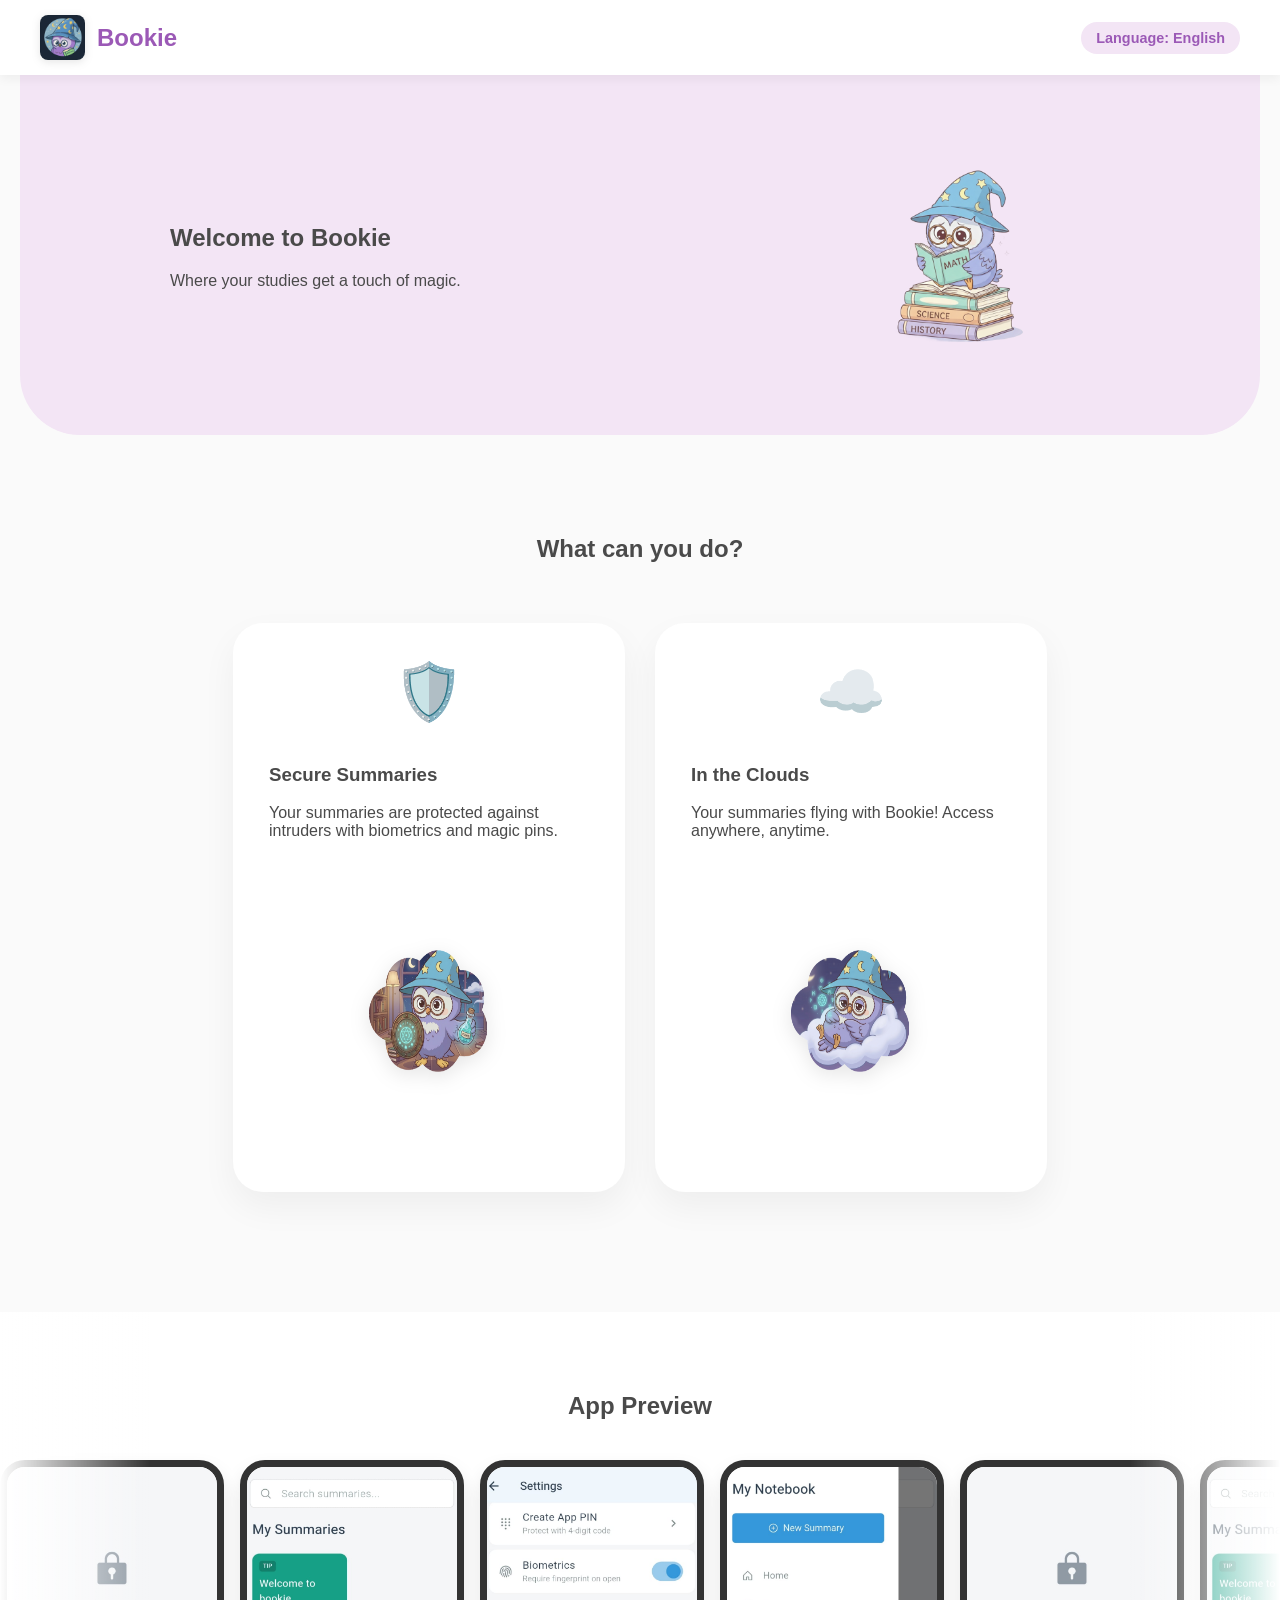
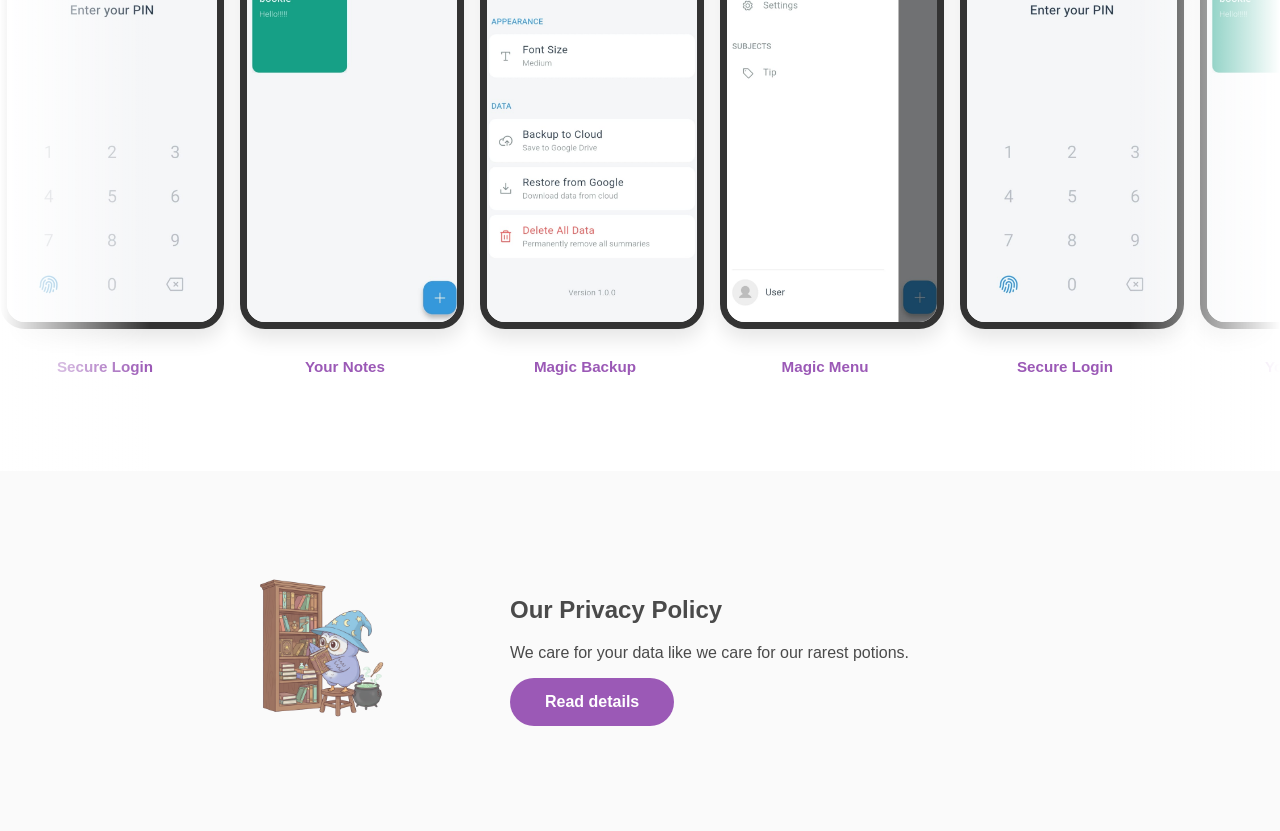
<file: index.html>
<!DOCTYPE html>
<html lang="pt-br">
<head>
    <meta charset="UTF-8">
    <meta name="viewport" content="width=device-width, initial-scale=1.0">
    <title>Bookie</title>
    <link rel="icon" type="image/png" href="images/icon.png">
    <link rel="apple-touch-icon" href="images/icon.png">
    <link rel="stylesheet" href="style.css">
    <link rel="stylesheet" href="https://cdnjs.cloudflare.com/ajax/libs/font-awesome/6.0.0/css/all.min.css">
</head>
<body>

 <header>
    <a href="#" class="logo-link">
        <div class="logo-container">
            <img src="images/icon.png" alt="Bookie Logo" class="logo-img">
            <span class="logo-text">Bookie</span>
        </div>
    </a>
    <nav>
        <span id="lang-indicator" class="badge">Detectando idioma...</span>
    </nav>
</header>

    <main>
        <section class="hero container-flex">
            <div class="text-content">
                <h1 data-i18n="welcome_title">Bem-vindo ao Bookie</h1>
                <p data-i18n="welcome_subtitle">Onde seus estudos ganham um toque de magia.</p>
            </div>
            <div class="mascot-container">
                <img src="images/bookie-welcome.png" alt="Bookie" class="mascot-img">
            </div>
        </section>

        <section class="features">
            <h2 data-i18n="features_title">O que é possível fazer?</h2>
            <div class="grid">
                <div class="card container-flex-vertical">
                    <span class="icon">🛡️</span>
                    <div class="text-content">
                        <h3 data-i18n="security_title">Resumos Seguros</h3>
                        <p data-i18n="security_desc">Seus resumos estão protegidos contra invasores com biometria e pins mágicos.</p>
                    </div>
                    <div class="mascot-container">
                        <img src="images/bookie-shild.png" alt="Bookie Guarda" class="mascot-img-small">
                    </div>
                </div>
                <div class="card container-flex-vertical">
                    <span class="icon">☁️</span>
                    <div class="text-content">
                        <h3 data-i18n="cloud_title">Nas Nuvens</h3>
                        <p data-i18n="cloud_desc">Seus resumos voando com o Bookie! Acesse de qualquer lugar.</p>
                    </div>
                    <div class="mascot-container">
                        <img src="images/bookie-cloud.png" alt="Bookie Voando" class="mascot-img-small">
                    </div>
                </div>
            </div>
        </section>
        
<section class="app-previews">
    <h2 data-i18n="previews_title">Conheça o App</h2>
    <div class="screenshots-container">
        <div class="screenshot-wrapper">
            <img src="images/bookie-pin.jpeg" alt="Login" class="app-img">
            <p data-i18n="preview_login">Login Seguro</p>
        </div>
        <div class="screenshot-wrapper">
            <img src="images/bookie-welcome.jpeg" alt="Home" class="app-img">
            <p data-i18n="preview_home">Suas Notas</p>
        </div>
        <div class="screenshot-wrapper">
            <img src="images/bookie-backup.jpeg" alt="Backup" class="app-img">
            <p data-i18n="preview_backup">Backup Mágico</p>
        </div>
        <div class="screenshot-wrapper">
            <img src="images/bookie-menu.jpeg" alt="Menu" class="app-img">
            <p data-i18n="preview_menu">Menu Mágico</p>
        </div>

        <div class="screenshot-wrapper">
            <img src="images/bookie-pin.jpeg" alt="Login" class="app-img">
            <p data-i18n="preview_login">Login Seguro</p>
        </div>
        <div class="screenshot-wrapper">
            <img src="images/bookie-welcome.jpeg" alt="Home" class="app-img">
            <p data-i18n="preview_home">Suas Notas</p>
        </div>
        <div class="screenshot-wrapper">
            <img src="images/bookie-backup.jpeg" alt="Backup" class="app-img">
            <p data-i18n="preview_backup">Backup Mágico</p>
        </div>
        <div class="screenshot-wrapper">
            <img src="images/bookie-menu.jpeg" alt="Menu" class="app-img">
            <p data-i18n="preview_menu">Menu Mágico</p>
        </div>
    </div>
</section>


        <section class="privacy container-flex reverse">
            <div class="text-content">
                <h2 data-i18n="privacy_title">Nossa Política de Privacidade</h2>
                <p data-i18n="privacy_desc">Cuidamos dos seus dados como cuidamos das nossas poções mais raras.</p>
                <a href="#" id="open-privacy" class="btn" data-i18n="privacy_btn">Ler detalhes</a>
            </div>
            <div class="mascot-container">
                <img src="images/bookie-lendo.png" alt="Bookie Poção" class="mascot-img">
            </div>
        </section>
    </main>

<div id="privacy-modal" class="modal">
        <div class="modal-content policy-box">
            <span class="close-btn">&times;</span>
            <div class="text-content">
                <h2><span class="flag" id="flag-icon">🇧🇷</span> <span data-i18n="policy_lang">Português</span></h2>
                <p data-i18n="delete_account_instr">Para excluir sua conta e remover seus dados, siga as instruções:</p>
                <ul>
                    <li><i class="fa-solid fa-right-from-bracket"></i> <strong data-i18n="app_label">App:</strong> <span data-i18n="app_desc">Faça logout.</span></li>
                    <li><i class="fa-brands fa-google-drive"></i> <strong data-i18n="backup_label">Drive:</strong> <span data-i18n="backup_desc">Exclua a pasta 'Bookie'.</span></li>
                    <li><i class="fa-solid fa-headset"></i> <strong data-i18n="support_label">Suporte:</strong> <a href="mailto:bookiedigital007@gmail.com">bookiedigital007@gmail.com</a></li>
                </ul>
                
                <div class="modal-legal-link">
                    <a href="privacy.html" data-i18n="full_privacy_link" class="legal-more">Ver Política de Privacidade Completa →</a>
                </div>
            </div>
        </div>
    </div>
    </div>

    <script src="script.js"></script>
</body>
</html>
</file>
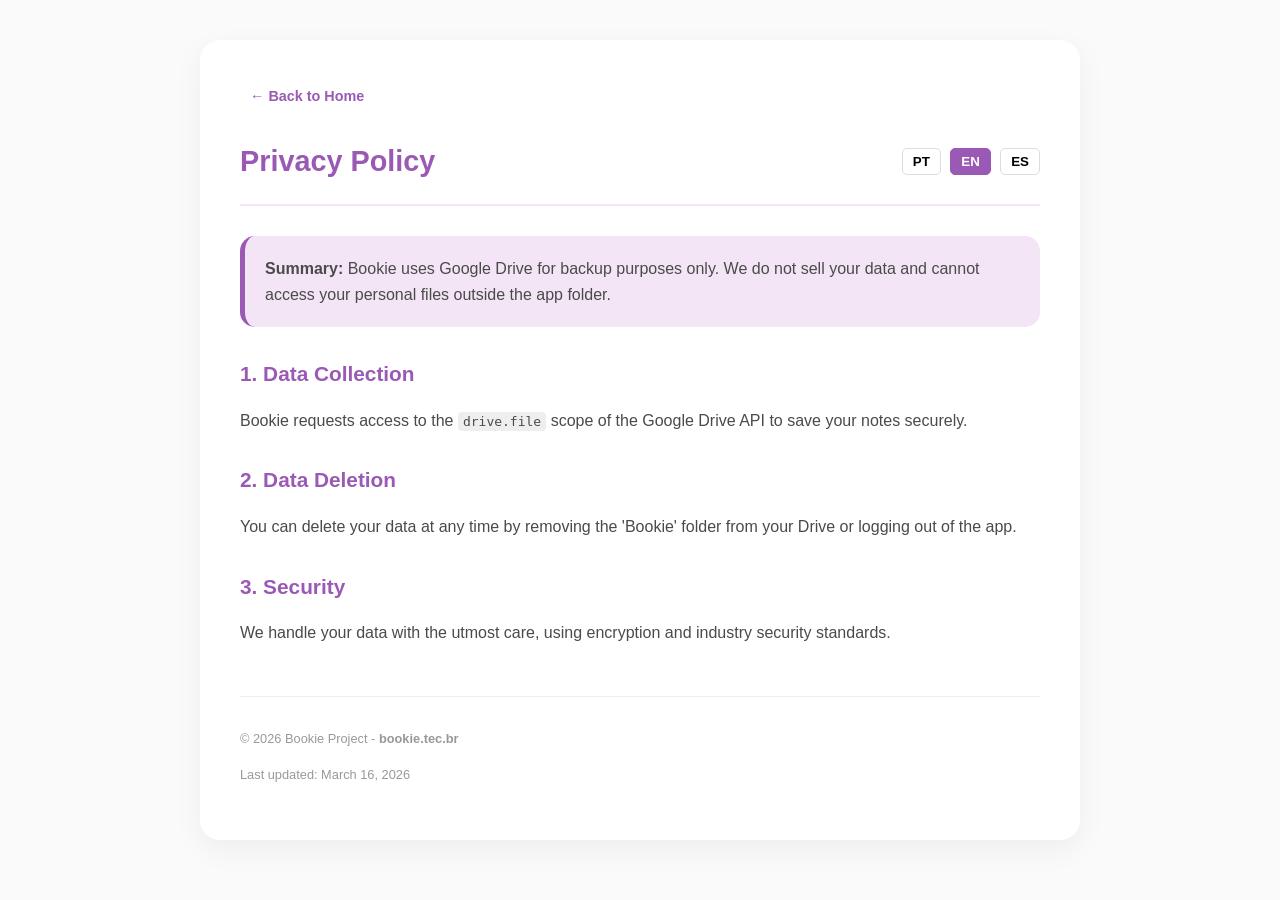
<file: privacy.html>
<!DOCTYPE html>
<html lang="pt-br">
<head>
    <meta charset="UTF-8">
    <meta name="viewport" content="width=device-width, initial-scale=1.0">
    <title>Legal | Bookie</title>
    <link rel="icon" type="image/png" href="../images/icon.png">
    <style>
        :root {
            --primary: #9b59b6;
            --secondary: #f3e5f5;
            --text: #4a4a4a;
            --white: #ffffff;
        }

        body { 
            font-family: 'Segoe UI', Tahoma, Geneva, Verdana, sans-serif; 
            line-height: 1.6; 
            color: var(--text); 
            background-color: #fafafa; 
            margin: 0; 
            padding: 40px 20px; 
        }

        .container { 
            max-width: 800px; 
            margin: 0 auto; 
            background: var(--white); 
            padding: 40px; 
            border-radius: 20px; 
            box-shadow: 0 10px 30px rgba(0,0,0,0.05); 
        }

        .header-legal {
            display: flex;
            justify-content: space-between;
            align-items: center;
            border-bottom: 2px solid var(--secondary);
            padding-bottom: 20px;
            margin-bottom: 30px;
        }

        h1 { color: var(--primary); margin: 0; font-size: 1.8rem; }
        h2 { color: var(--primary); margin-top: 30px; font-size: 1.3rem; }
        p { margin-bottom: 15px; text-align: justify; }
        
        .highlight-box {
            background-color: var(--secondary);
            padding: 20px;
            border-radius: 15px;
            border-left: 5px solid var(--primary);
            margin: 20px 0;
        }

        .btn-back {
            display: inline-block;
            text-decoration: none;
            color: var(--primary);
            font-weight: bold;
            font-size: 0.9rem;
            margin-bottom: 25px;
            transition: 0.3s ease;
            padding: 5px 10px;
            border-radius: 8px;
        }

        .btn-back:hover {
            background-color: var(--secondary);
            transform: translateX(-5px);
        }

        .lang-btn {
            cursor: pointer;
            background: none;
            border: 1px solid #ddd;
            padding: 5px 10px;
            border-radius: 5px;
            margin-left: 5px;
            transition: 0.3s;
            font-weight: 600;
        }

        .lang-btn:hover, .active {
            background-color: var(--primary);
            color: white;
            border-color: var(--primary);
        }

        footer { 
            margin-top: 50px; 
            text-align: center; 
            font-size: 0.8rem; 
            color: #999; 
            border-top: 1px solid #eee;
            padding-top: 20px;
        }

        code { background: #eee; padding: 2px 5px; border-radius: 4px; font-family: monospace; }
    </style>
</head>
<body>

<div class="container">
    <a href="index.html" class="btn-back" id="btn-home">← Voltar para Home</a>
    
    <div class="header-legal">
        <h1 id="title">Carregando...</h1>
        <div class="langs">
            <button onclick="setLang('pt')" id="btn-pt" class="lang-btn">PT</button>
            <button onclick="setLang('en')" id="btn-en" class="lang-btn">EN</button>
            <button onclick="setLang('es')" id="btn-es" class="lang-btn">ES</button>
        </div>
    </div>

    <div id="content"></div>

    <footer>
        <p>&copy; 2026 Bookie Project - <strong>bookie.tec.br</strong></p>
        <p id="update-date"></p>
    </footer>
</div>

<script>
    const translations = {
        pt: {
            title: "Política de Privacidade",
            btn_home: "← Voltar para Home",
            date: "Última atualização: 16 de março de 2026",
            html: `
                <div class="highlight-box">
                    <strong>Resumo:</strong> O Bookie utiliza o Google Drive apenas para backup. Não vendemos seus dados e não temos acesso aos seus arquivos pessoais fora da pasta do app.
                </div>
                <h2>1. Coleta de Dados</h2>
                <p>O Bookie solicita acesso ao escopo <code>drive.file</code> da Google Drive API para salvar suas notas de forma segura.</p>
                <h2>2. Exclusão de Dados</h2>
                <p>Você pode excluir seus dados a qualquer momento removendo a pasta 'Bookie' do seu Drive ou fazendo logout no app.</p>
                <h2>3. Segurança</h2>
                <p>Tratamos seus dados com o máximo carinho, utilizando criptografia e padrões de segurança da indústria.</p>
            `
        },
        en: {
            title: "Privacy Policy",
            btn_home: "← Back to Home",
            date: "Last updated: March 16, 2026",
            html: `
                <div class="highlight-box">
                    <strong>Summary:</strong> Bookie uses Google Drive for backup purposes only. We do not sell your data and cannot access your personal files outside the app folder.
                </div>
                <h2>1. Data Collection</h2>
                <p>Bookie requests access to the <code>drive.file</code> scope of the Google Drive API to save your notes securely.</p>
                <h2>2. Data Deletion</h2>
                <p>You can delete your data at any time by removing the 'Bookie' folder from your Drive or logging out of the app.</p>
                <h2>3. Security</h2>
                <p>We handle your data with the utmost care, using encryption and industry security standards.</p>
            `
        },
        es: {
            title: "Política de Privacidad",
            btn_home: "← Volver al Inicio",
            date: "Última actualización: 16 de marzo de 2026",
            html: `
                <div class="highlight-box">
                    <strong>Resumen:</strong> Bookie utiliza Google Drive solo para copias de seguridad. No vendemos sus datos y no podemos acceder a sus archivos personales fuera de la carpeta de la aplicación.
                </div>
                <h2>1. Recolección de Datos</h2>
                <p>Bookie solicita acceso al alcance <code>drive.file</code> de la Google Drive API para guardar sus notas de forma segura.</p>
                <h2>2. Eliminación de Datos</h2>
                <p>Puede eliminar sus datos en cualquier momento eliminando la carpeta 'Bookie' de su Drive o cerrando la sesión en la aplicación.</p>
            `
        }
    };

    function setLang(lang) {
        const t = translations[lang] || translations.en;
        document.getElementById('title').innerText = t.title;
        document.getElementById('content').innerHTML = t.html;
        document.getElementById('update-date').innerText = t.date;
        document.getElementById('btn-home').innerText = t.btn_home;
        
        document.querySelectorAll('.lang-btn').forEach(b => b.classList.remove('active'));
        document.getElementById('btn-' + lang).classList.add('active');
        document.documentElement.lang = lang;
    }

    // Auto-detect
    const userLang = navigator.language.split('-')[0];
    setLang(['pt', 'en', 'es'].includes(userLang) ? userLang : 'en');
</script>

</body>
</html>
</file>
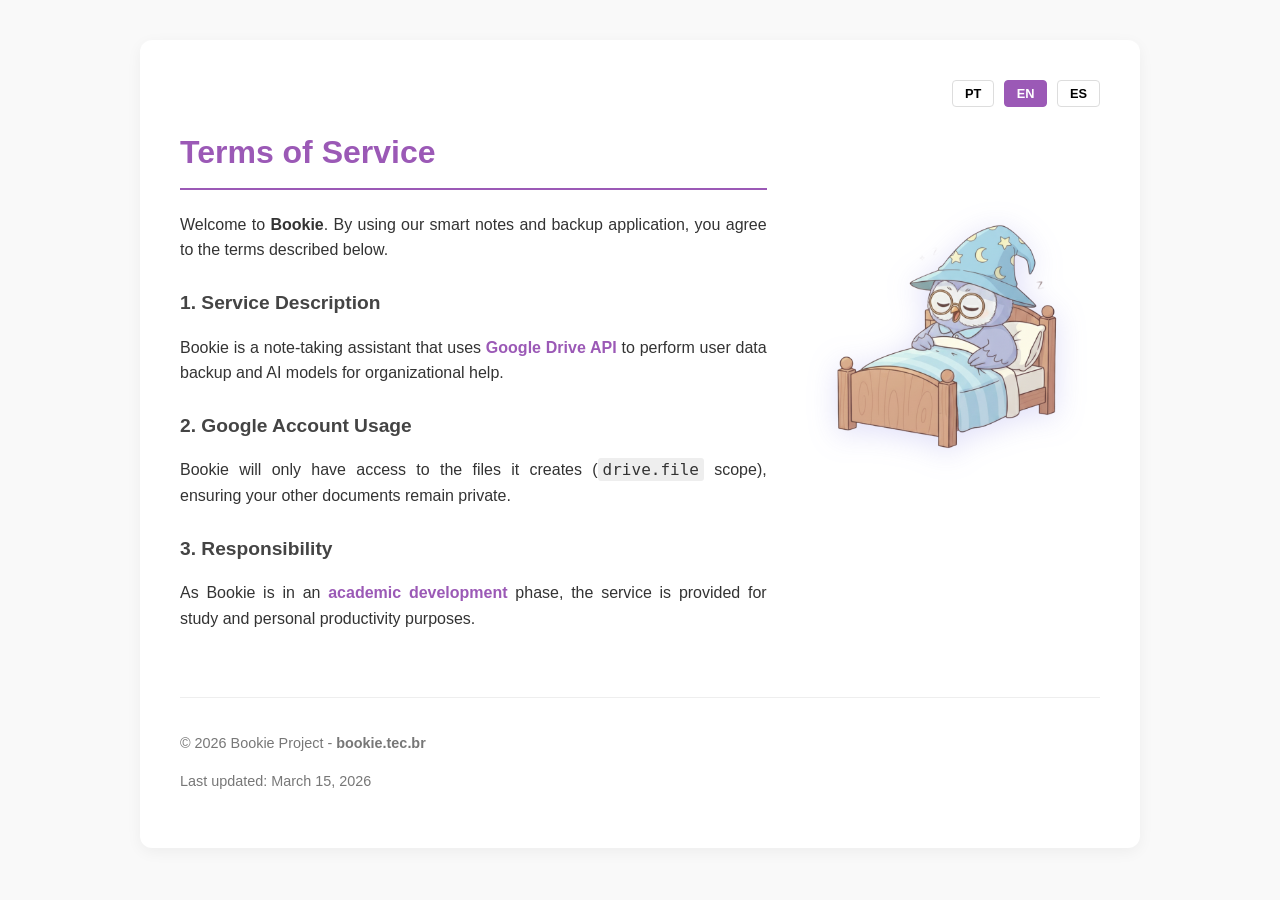
<file: terms.html>
<!DOCTYPE html>
<html lang="pt-br">
<head>
    <meta charset="UTF-8">
    <meta name="viewport" content="width=device-width, initial-scale=1.0">
    <title>Termos de Serviço | Bookie</title>
    <link rel="icon" type="image/png" href="images/icon.png">
    <link rel="apple-touch-icon" href="images/icon.png">
    <style>
        body { font-family: 'Segoe UI', Tahoma, Geneva, Verdana, sans-serif; line-height: 1.6; color: #333; max-width: 1000px; margin: 0 auto; padding: 40px 20px; background-color: #f9f9f9; }
        .container { background: white; padding: 40px; border-radius: 12px; box-shadow: 0 4px 15px rgba(0,0,0,0.05); }
        
        /* Layout de Duas Colunas */
        .main-layout { display: flex; gap: 40px; align-items: flex-start; }
        .content-column { flex: 2; }
        .image-column { flex: 1; text-align: center; position: sticky; top: 20px; }
        
        .bookie-img { max-width: 100%; height: auto; border-radius: 15px; filter: drop-shadow(0 5px 15px rgba(93, 92, 222, 0.2)); }

        h1 { color: #9b59b6; border-bottom: 2px solid #9b59b6; padding-bottom: 10px; margin-top: 0; }
        h2 { color: #444; margin-top: 25px; font-size: 1.2em; }
        p { margin-bottom: 15px; text-align: justify; }
        .highlight { color: #9b59b6; font-weight: bold; }
        
        .lang-switcher { text-align: right; margin-bottom: 20px; }
        .lang-btn { cursor: pointer; background: #fff; border: 1px solid #ddd; padding: 5px 12px; border-radius: 4px; font-size: 0.8em; margin-left: 5px; transition: 0.2s; font-weight: bold; }
        .lang-btn:hover { border-color: #9b59b6; color: #9b59b6; }
        .active-lang { background: #9b59b6; color: white; border-color: #9b59b6; }
        
        footer { margin-top: 50px; text-align: center; font-size: 0.9em; color: #777; border-top: 1px solid #eee; padding-top: 20px; }
        code { background: #eee; padding: 2px 5px; border-radius: 3px; font-family: Consolas, monospace; }

        /* Responsividade para Celular */
        @media (max-width: 768px) {
            .main-layout { flex-direction: column; }
            .image-column { order: -1; position: static; width: 100%; margin-bottom: 20px; }
            .bookie-img { max-width: 150px; }
        }
    </style>
</head>
<body>
    <div class="container">
        <div class="lang-switcher">
            <button onclick="setLanguage('pt')" id="btn-pt" class="lang-btn">PT</button>
            <button onclick="setLanguage('en')" id="btn-en" class="lang-btn">EN</button>
            <button onclick="setLanguage('es')" id="btn-es" class="lang-btn">ES</button>
        </div>

        <div class="main-layout">
            <div class="content-column">
                <h1 id="t-h1">Termos de Serviço</h1>
                <div id="t-content"></div>
            </div>

            <div class="image-column">
                <img src="images/bookie-zen.png" alt="Bookie Character" class="bookie-img">
            </div>
        </div>

        <footer>
            <p>&copy; 2026 Bookie Project - <strong>bookie.tec.br</strong></p>
            <p id="t-footer"></p>
        </footer>
    </div>

    <script>
        const translations = {
            pt: {
                h1: "Termos de Serviço",
                footer: "Última atualização: 15 de março de 2026",
                body: `
                    <p>Bem-vindo ao <strong>Bookie</strong>. Ao utilizar nosso aplicativo de notas e backup inteligente, você concorda com os termos descritos abaixo.</p>
                    <h2>1. Descrição do Serviço</h2>
                    <p>O Bookie é um assistente de notas que utiliza integração com o <span class="highlight">Google Drive API</span> para realizar o backup de dados do usuário e modelos de IA para auxílio na organização.</p>
                    <h2>2. Uso da Conta Google</h2>
                    <p>O Bookie terá acesso apenas aos arquivos que ele mesmo criar (escopo <code>drive.file</code>), garantindo que seus outros documentos permaneçam privados.</p>
                    <h2>3. Responsabilidade</h2>
                    <p>Como o Bookie está em fase de <span class="highlight">desenvolvimento acadêmico</span>, o serviço é fornecido para fins de estudo e produtividade pessoal.</p>
                `
            },
            en: {
                h1: "Terms of Service",
                footer: "Last updated: March 15, 2026",
                body: `
                    <p>Welcome to <strong>Bookie</strong>. By using our smart notes and backup application, you agree to the terms described below.</p>
                    <h2>1. Service Description</h2>
                    <p>Bookie is a note-taking assistant that uses <span class="highlight">Google Drive API</span> to perform user data backup and AI models for organizational help.</p>
                    <h2>2. Google Account Usage</h2>
                    <p>Bookie will only have access to the files it creates (<code>drive.file</code> scope), ensuring your other documents remain private.</p>
                    <h2>3. Responsibility</h2>
                    <p>As Bookie is in an <span class="highlight">academic development</span> phase, the service is provided for study and personal productivity purposes.</p>
                `
            },
            es: {
                h1: "Términos de Servicio",
                footer: "Última actualización: 15 de marzo de 2026",
                body: `
                    <p>Bienvenido a <strong>Bookie</strong>. Al utilizar nuestra aplicación de notas y copia de seguridad inteligente, usted acepta los términos descritos a continuación.</p>
                    <h2>1. Descripción del Servicio</h2>
                    <p>Bookie es un asistente de notas que utiliza la <span class="highlight">Google Drive API</span> para copias de seguridad de datos y modelos de IA.</p>
                    <h2>2. Uso de la Cuenta de Google</h2>
                    <p>Bookie solo tendrá acceso a los archivos que él mismo cree (alcance <code>drive.file</code>), garantizando que sus otros documentos sigan siendo privados.</p>
                    <h2>3. Responsabilidad</h2>
                    <p>Como Bookie se encuentra en fase de <span class="highlight">desarrollo académico</span>, el servicio se proporciona para fines de estudio y productividad.</p>
                `
            }
        };

        function setLanguage(lang) {
            const t = translations[lang] || translations['en'];
            document.getElementById('t-h1').innerText = t.h1;
            document.getElementById('t-content').innerHTML = t.body;
            document.getElementById('t-footer').innerText = t.footer;
            document.documentElement.lang = lang;
            document.querySelectorAll('.lang-btn').forEach(btn => btn.classList.remove('active-lang'));
            document.getElementById('btn-' + lang).classList.add('active-lang');
        }

        const userLang = navigator.language.split('-')[0];
        setLanguage(['pt', 'en', 'es'].includes(userLang) ? userLang : 'en');
    </script>
</body>
</html>
</file>
<file: style.css>
:root {
    --primary: #9b59b6;
    --secondary: #f3e5f5;
    --accent: #ffcb6b;
    --text: #4a4a4a;
    --white: #ffffff;
}

body {
    font-family: 'Segoe UI', Tahoma, Geneva, Verdana, sans-serif;
    background-color: #fafafa;
    color: var(--text);
    margin: 0;
    overflow-x: hidden;
}

/* --- Header & Logo (Correção Anti-Tremor) --- */
header {
    padding: 15px 40px;
    display: flex;
    justify-content: space-between;
    align-items: center;
    background: var(--white);
    box-shadow: 0 4px 10px rgba(0,0,0,0.05);
    position: sticky;
    top: 0;
    z-index: 100;
    transition: background-color 0.3s ease, box-shadow 0.3s ease;
    will-change: transform;
    backface-visibility: hidden;
}

.logo-link {
    text-decoration: none;
    color: inherit;
    flex-shrink: 1;
}

.logo-container {
    display: flex;
    align-items: center;
    gap: 12px;
}

.logo-img {
    height: 45px;
    width: auto;
    object-fit: contain;
    filter: drop-shadow(0 2px 4px rgba(0,0,0,0.1));
    border-radius: 8px;
    transition: height 0.2s ease-out;
}

.logo-text {
    font-size: 1.5rem;
    font-weight: bold;
    color: var(--primary);
}

.badge {
    background: var(--secondary);
    color: var(--primary);
    padding: 8px 15px;
    border-radius: 20px;
    font-size: 0.9rem;
    font-weight: 600;
    white-space: nowrap;
}

/* --- Layouts Base --- */
.container-flex {
    display: flex;
    align-items: center;
    justify-content: center; /* Centraliza o conteúdo geral */
    gap: 40px;
    padding: 80px 20px;
    max-width: 1200px;
    margin: 0 auto;
}

.container-flex.reverse { flex-direction: row-reverse; }

.text-content { 
    flex: 1; 
    text-align: left; 
    max-width: 600px; /* Limita a largura para o alinhamento ficar nítido */
}

section h1, section h2 { text-align: center; margin-bottom: 20px; }

/* Correção de Alinhamento: Mantém os títulos alinhados à esquerda dentro do container flex */
.hero .text-content h1, 
.hero .text-content p,
.privacy .text-content h2, 
.privacy .text-content p { 
    text-align: left; 
    margin-left: 0; 
}

/* --- Mascote --- */
.mascot-container {
    flex: 0 0 300px;
    display: flex;
    justify-content: center;
}

.mascot-img {
    max-width: 100%;
    height: 200px;
    object-fit: contain;
    animation: float 4s ease-in-out infinite;
}

.mascot-img-small {
    max-width: 120px;
    height: auto;
    margin-top: 20px;
    filter: drop-shadow(0 5px 10px rgba(0,0,0,0.1));
}

/* --- Seções Específicas --- */
.hero { 
    background: var(--secondary); 
    border-radius: 0 0 60px 60px; 
}

.features { padding: 80px 20px; }

.grid { 
    display: flex; 
    gap: 30px; 
    justify-content: center; 
    padding: 40px 0; 
    flex-wrap: wrap; 
}

.card {
    background: var(--white);
    padding: 35px;
    border-radius: 30px;
    box-shadow: 0 15px 35px rgba(0,0,0,0.05);
    width: 320px;
    transition: transform 0.3s ease, border-color 0.3s ease;
    border: 1px solid transparent;
}

.card:hover { 
    transform: translateY(-15px); 
    border-color: var(--secondary);
}

.card.container-flex-vertical {
    display: flex;
    flex-direction: column;
    align-items: center;
    text-align: center;
}

.icon { font-size: 3.5rem; margin-bottom: 20px; }

/* --- Botões --- */
.btn {
    display: inline-block;
    padding: 15px 35px;
    background: var(--primary);
    color: var(--white);
    text-decoration: none;
    border-radius: 50px;
    font-weight: bold;
    transition: background 0.3s ease, transform 0.2s ease;
}

.btn:hover {
    background: #8e44ad;
    transform: scale(1.05);
}

/* --- App Previews (Carrossel Infinito) --- */
.app-previews {
    padding: 60px 0;
    text-align: center;
    background-color: var(--white);
    overflow: hidden;
    position: relative;
}

/* Efeito de Fade nas bordas */
.app-previews::before, .app-previews::after {
    content: "";
    position: absolute;
    top: 0;
    width: 150px;
    height: 100%;
    z-index: 2;
    pointer-events: none;
}
.app-previews::before { left: 0; background: linear-gradient(to right, var(--white), transparent); }
.app-previews::after { right: 0; background: linear-gradient(to left, var(--white), transparent); }

.screenshots-container {
    display: flex;
    gap: 30px;
    width: max-content;
    padding: 20px 0;
    animation: scroll-infinito 30s linear infinite;
    will-change: transform;
}

.screenshots-container:hover { animation-play-state: paused; }

.screenshot-wrapper {
    flex: 0 0 auto;
    width: 210px;
    text-align: center;
}

.app-img {
    width: 100%;
    aspect-ratio: 9 / 19.5;
    object-fit: cover;
    border-radius: 25px;
    border: 7px solid #333;
    box-shadow: 0 10px 20px rgba(0,0,0,0.1);
    margin-bottom: 10px;
    background-color: #000;
}

.screenshot-wrapper p {
    font-size: 0.95rem;
    font-weight: bold;
    color: var(--primary);
}

/* --- Modal & Policy Box --- */
.modal {
    display: none;
    position: fixed;
    z-index: 1001;
    left: 0; top: 0;
    width: 100%; height: 100%;
    background-color: rgba(0, 0, 0, 0.6);
    backdrop-filter: blur(8px);
}

.modal-content {
    background-color: var(--white);
    margin: 10% auto;
    width: 90%;
    max-width: 600px;
    border-radius: 30px;
    position: relative;
    overflow-y: auto;
    max-height: 85vh;
    animation: slideUp 0.5s cubic-bezier(0.18, 0.89, 0.32, 1.28);
}

.policy-box { padding: 30px; text-align: left; }
.policy-box h2 { color: var(--primary); font-size: 1.4rem; margin-bottom: 15px; }
.policy-box ul { list-style: none; padding: 0; margin-top: 20px; }
.policy-box li { margin-bottom: 25px; display: flex; align-items: flex-start; gap: 15px; line-height: 1.5; }
.policy-box i { color: var(--primary); font-size: 1.2rem; min-width: 25px; margin-top: 4px; text-align: center; }
.close-btn { position: absolute; right: 20px; top: 15px; font-size: 30px; cursor: pointer; color: #bbb; z-index: 10; }

/* --- Animações --- */
@keyframes float {
    0%, 100% { transform: translateY(0); }
    50% { transform: translateY(-15px); }
}

@keyframes slideUp {
    from { transform: translateY(100px); opacity: 0; }
    to { transform: translateY(0); opacity: 1; }
}

@keyframes scroll-infinito {
    0% { transform: translateX(0); }
    100% { transform: translateX(calc(-50% - 15px)); }
}

/* --- Responsividade & Correção de Bugs --- */
@media (max-width: 768px) {
    header { padding: 15px 20px; }
    
    .container-flex, .container-flex.reverse {
        flex-direction: column-reverse;
        text-align: center;
        padding: 40px 20px;
    }

    .hero .text-content h1, .hero .text-content p,
    .privacy .text-content h2, .privacy .text-content p { text-align: center; }

    .mascot-container { flex: 0 0 auto; margin-bottom: 30px; }
    .mascot-img { height: 180px; }
}

@media (max-width: 480px) {
    .policy-box { padding: 25px 20px; }
    .policy-box h2 { font-size: 1.2rem; }
    .policy-box li { font-size: 0.95rem; gap: 10px; }
    .modal-content { margin: 15% auto; width: 92%; }
}

@media (max-width: 400px) {
    header {
        padding: 10px 15px;
        gap: 10px;
        position: fixed; 
        width: 100%;
        box-sizing: border-box;
    }

    .logo-img { height: 35px; }
    .logo-text { font-size: 1.2rem; }
    .badge { font-size: 0.75rem; padding: 6px 12px; }
    body { padding-top: 60px; }
}

@media (max-width: 330px) {
    header { flex-direction: column; gap: 8px; }
    body { padding-top: 90px; }
}
</file>
